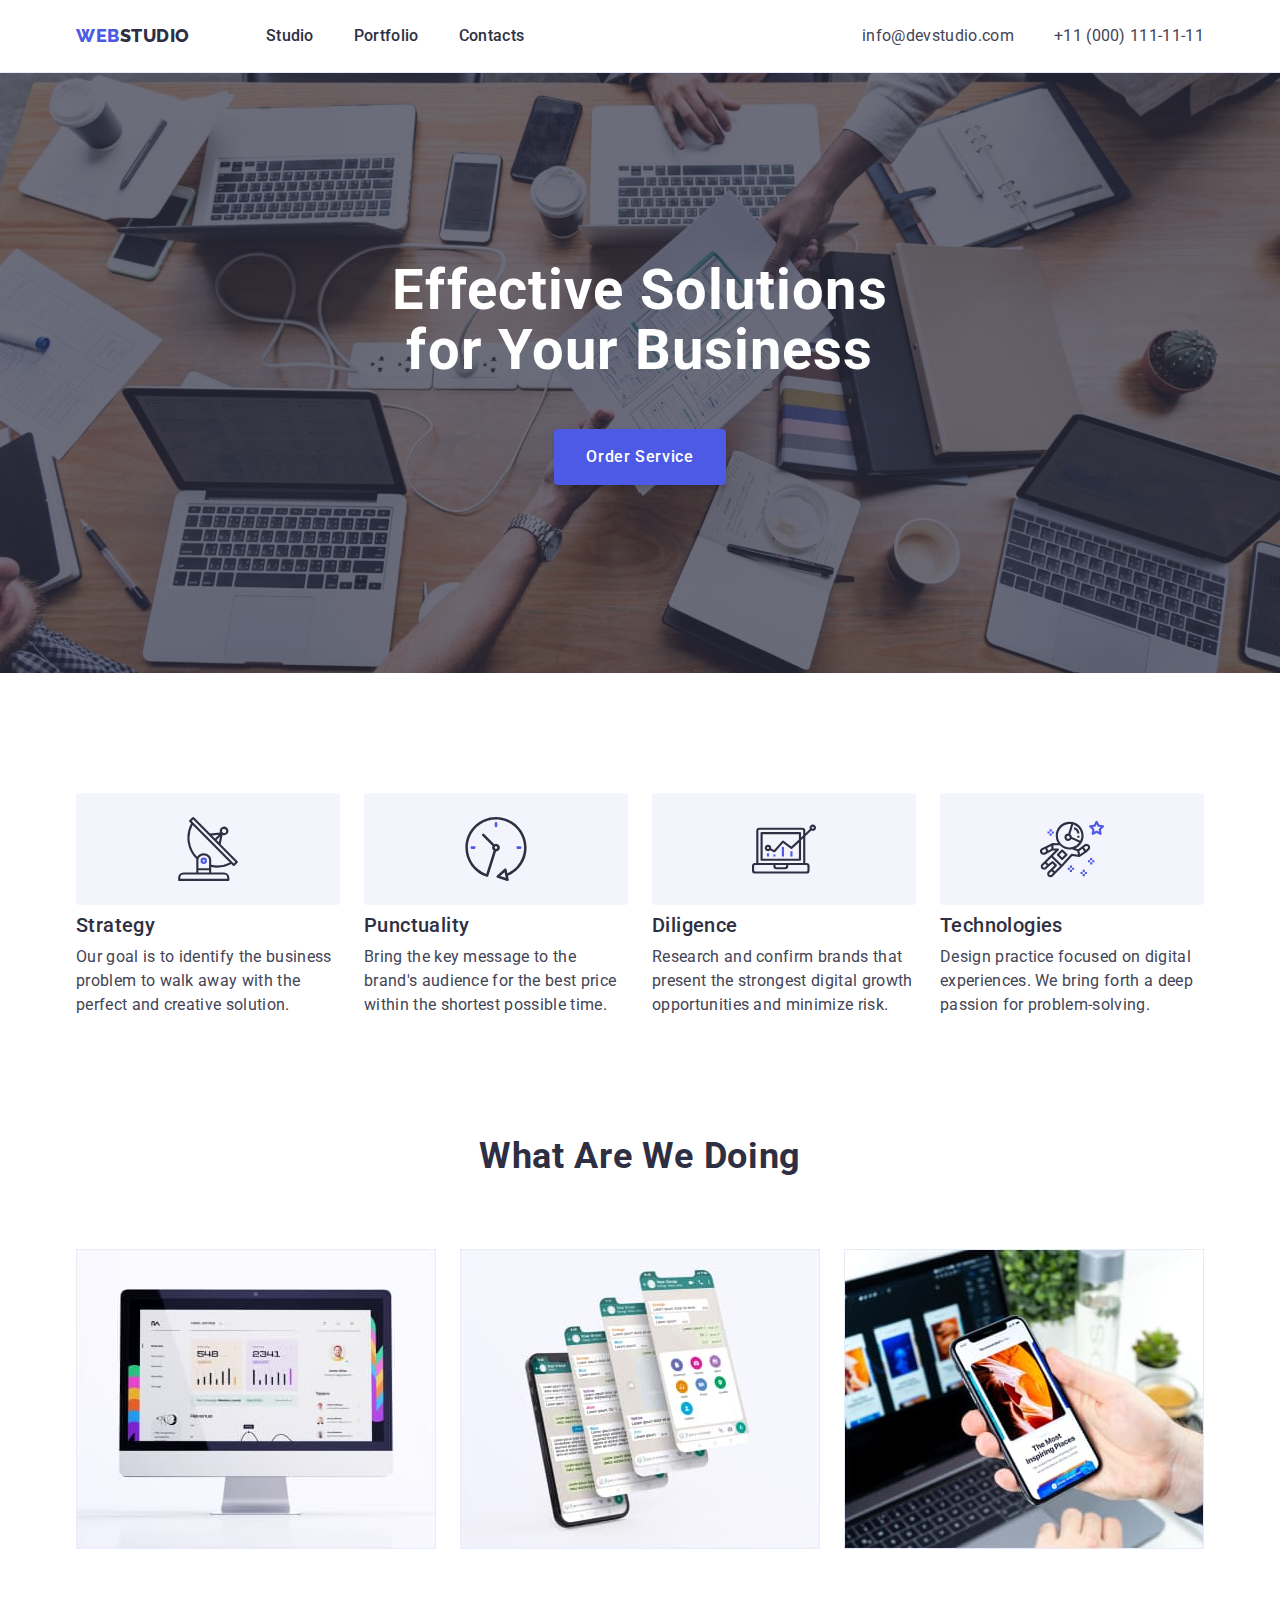
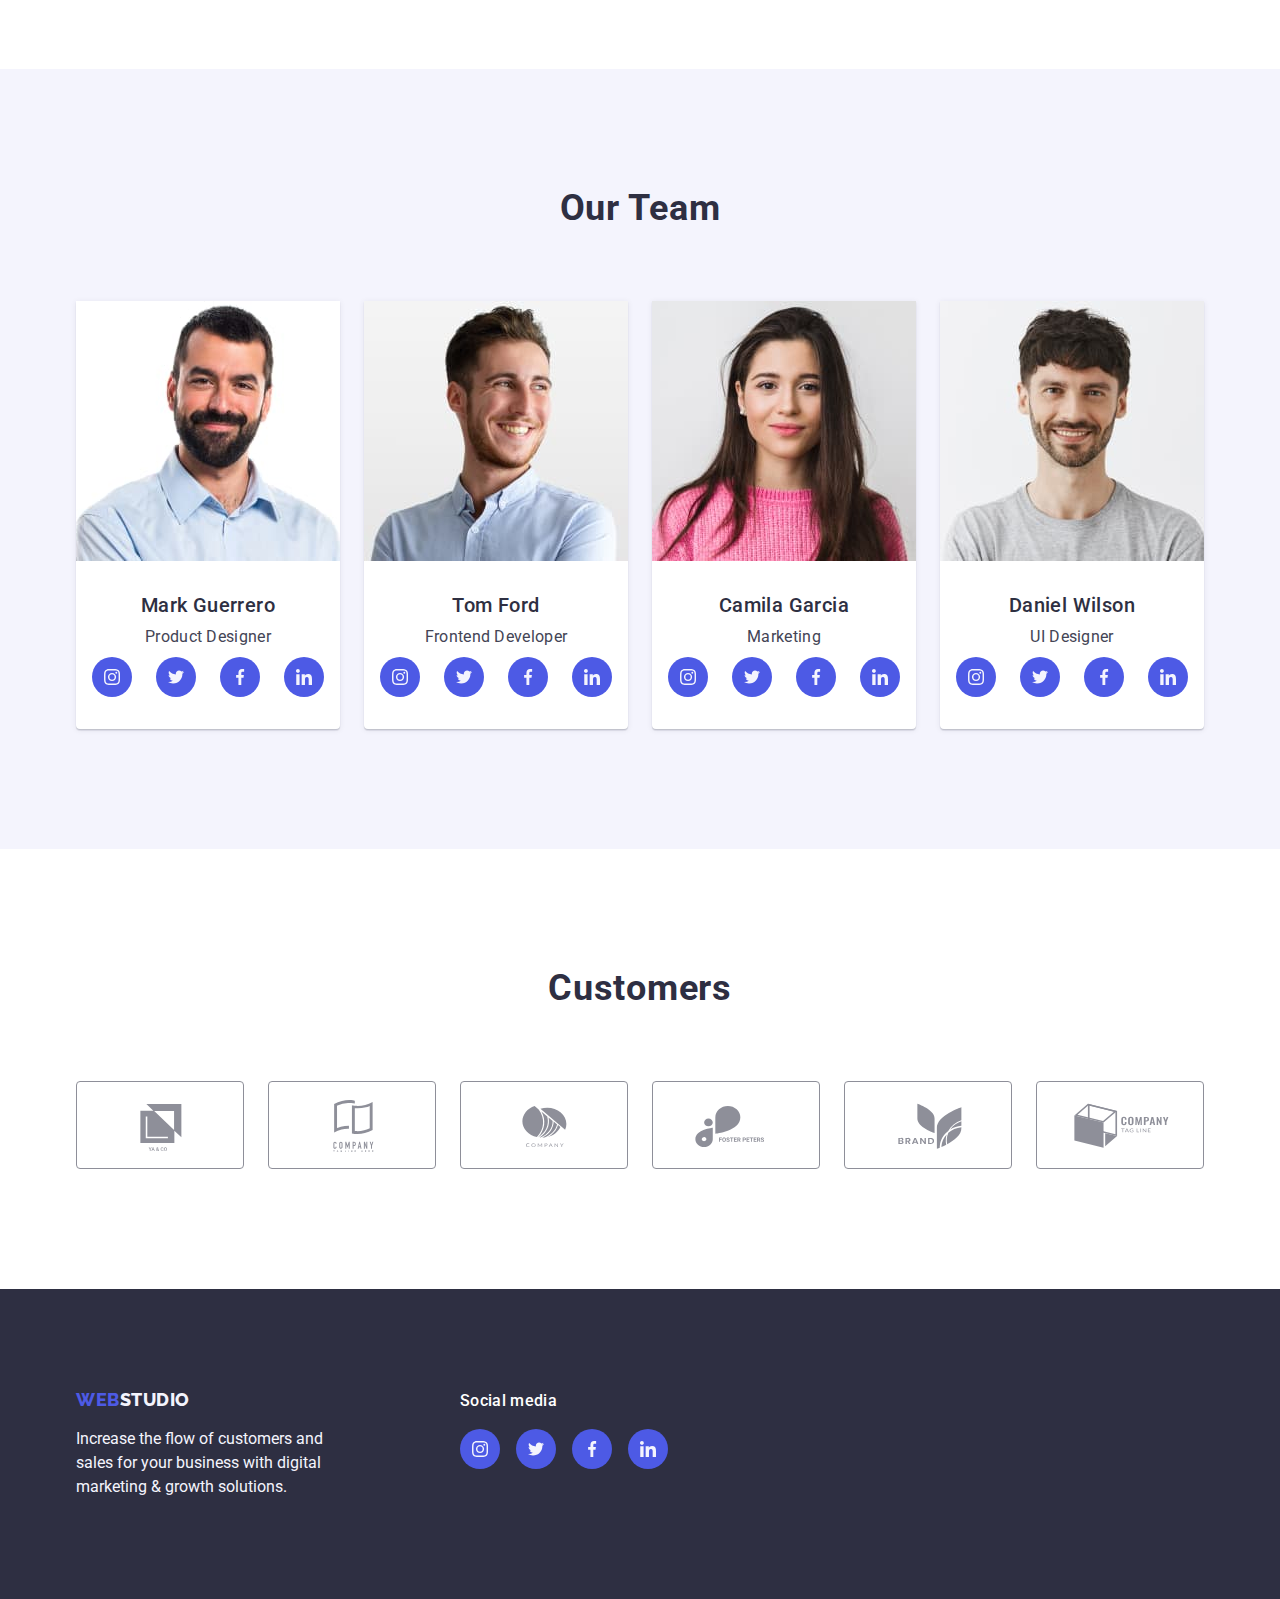
<file: index.html>
<!DOCTYPE html>
<html lang="en">
  <head>
    <meta charset="UTF-8" />
    <meta http-equiv="X-UA-Compatible" content="IE=edge" />
    <meta name="viewport" content="width=device-width, initial-scale=1.0" />
    <title>WebStudio</title>
    <link rel="preconnect" href="https://fonts.googleapis.com" />
    <link rel="preconnect" href="https://fonts.gstatic.com" crossorigin />
    <link
      href="https://fonts.googleapis.com/css2?family=Raleway:wght@800&family=Roboto:wght@400;500;700;900&display=swap"
      rel="stylesheet"
    />
    <link
      rel="stylesheet"
      href="https://cdn.jsdelivr.net/npm/modern-normalize@1.1.0/modern-normalize.min.css"
    />
    <link rel="stylesheet" href="./css/styles.css" />
  </head>
  <body>
    <!-- HEADER -->
    <header class="page-header">
      <div class="container page-header-container">
        <nav class="page-nav">
          <a class="logo link" href="./index.html"
            >Web<span class="logo-studio">Studio</span></a
          >
          <ul class="menu list">
            <li class="menu-item">
              <a class="menu-link link" href="./index.html">Studio</a>
            </li>
            <li class="menu-item">
              <a class="menu-link link" href="./portfolio.html">Portfolio</a>
            </li>
            <li class="menu-item">
              <a class="menu-link link" href="">Contacts</a>
            </li>
          </ul>
        </nav>
        <address class="contact-info">
          <ul class="contacts-list list">
            <li class="contact-mail">
              <a class="contacts link" href="mailto:info@devstudio.com"
                >info@devstudio.com</a
              >
            </li>
            <li class="contact-phone-number">
              <a class="contacts link" href="tel:+110001111111"
                >+11 (000) 111-11-11</a
              >
            </li>
          </ul>
        </address>
      </div>
    </header>
    <!-- MAiN -->
    <main>
      <!-- HERO -->
      <section class="hero overlay">
        <div class="container hero-container">
          <h1 class="slogan">Effective Solutions for Your Business</h1>
          <button class="order-btn" type="button">Order Service</button>
        </div>
      </section>
      <!-- ADVANTAGES -->
      <section class="advantages">
        <div class="container">
          <h2 hidden>Advantages</h2>
          <ul class="advantages-menu list">
            <li class="advantages-menu-items">
              <div class="advantages-icons-list">
                <svg class="advantages-icons">
                  <use href="./images/icons.svg#icon-antenna"></use>
                </svg>
              </div>
              <h3 class="items-header">Strategy</h3>
              <p class="items-descr">
                Our goal is to identify the business problem to walk away with
                the perfect and creative solution.
              </p>
            </li>
            <li class="advantages-menu-items">
              <div class="advantages-icons-list">
                <svg class="advantages-icons">
                  <use href="./images/icons.svg#icon-clock"></use>
                </svg>
              </div>
              <h3 class="items-header">Punctuality</h3>
              <p class="items-descr">
                Bring the key message to the brand's audience for the best price
                within the shortest possible time.
              </p>
            </li>
            <li class="advantages-menu-items">
              <div class="advantages-icons-list">
                <svg class="advantages-icons">
                  <use href="./images/icons.svg#icon-diagram"></use>
                </svg>
              </div>
              <h3 class="items-header">Diligence</h3>
              <p class="items-descr">
                Research and confirm brands that present the strongest digital
                growth opportunities and minimize risk.
              </p>
            </li>
            <li class="advantages-menu-items">
              <div class="advantages-icons-list">
                <svg class="advantages-icons">
                  <use href="./images/icons.svg#icon-astronaut"></use>
                </svg>
              </div>
              <h3 class="items-header">Technologies</h3>
              <p class="items-descr">
                Design practice focused on digital experiences. We bring forth a
                deep passion for problem-solving.
              </p>
            </li>
          </ul>
        </div>
      </section>
      <!-- GALLERY -->
      <section class="gallery">
        <div class="container">
          <h2 class="gallery-header">What are we doing</h2>
          <ul class="gallery-items list">
            <li class="gallery-img">
              <img
                src="./images/gallery/img1.jpg"
                alt="imac"
                width="360"
                height="300"
              />
            </li>
            <li class="gallery-img">
              <img
                src="./images/gallery/img2.jpg"
                alt="phone"
                width="360"
                height="300"
              />
            </li>
            <li class="gallery-img">
              <img
                src="./images/gallery/img3.jpg"
                alt="phone with laptop"
                width="360"
                height="300"
              />
            </li>
          </ul>
        </div>
      </section>
      <!-- EMPLOYEES -->
      <section class="our-team">
        <div class="container">
          <h2 class="team">Our Team</h2>
          <ul class="team-list list">
            <li class="employees">
              <img
                src="./images/employee/mark_guerrero.jpg"
                alt="mark guerrero"
                width="264"
                height="260"
              />
              <div class="empl-card">
                <h3 class="empl-name">Mark Guerrero</h3>
                <p class="empl-position">Product Designer</p>
                <ul class="social-list list">
                  <li class="social-list-item">
                    <a href="" class="social-list-link">
                      <svg class="social-list-icon" width="16" height="16">
                        <use href="./images/icons.svg#icon-instagram"></use>
                      </svg>
                    </a>
                  </li>
                  <li class="social-list-item">
                    <a href="" class="social-list-link">
                      <svg class="social-list-icon" width="16" height="16">
                        <use href="./images/icons.svg#icon-twitter"></use>
                      </svg>
                    </a>
                  </li>
                  <li class="social-list-item">
                    <a href="" class="social-list-link">
                      <svg class="social-list-icon" width="16" height="16">
                        <use href="./images/icons.svg#icon-facebook"></use>
                      </svg>
                    </a>
                  </li>
                  <li class="social-list-item">
                    <a href="" class="social-list-link">
                      <svg class="social-list-icon" width="16" height="16">
                        <use href="./images/icons.svg#icon-linkedin"></use>
                      </svg>
                    </a>
                  </li>
                </ul>
              </div>
            </li>
            <li class="employees">
              <img
                src="./images/employee/tom_ford.jpg"
                alt="tom ford"
                width="264"
                height="260"
              />
              <div class="empl-card">
                <h3 class="empl-name">Tom Ford</h3>
                <p class="empl-position">Frontend Developer</p>
                <ul class="social-list list">
                  <li class="social-list-item">
                    <a href="" class="social-list-link">
                      <svg class="social-list-icon" width="16" height="16">
                        <use href="./images/icons.svg#icon-instagram"></use>
                      </svg>
                    </a>
                  </li>
                  <li class="social-list-item">
                    <a href="" class="social-list-link">
                      <svg class="social-list-icon" width="16" height="16">
                        <use href="./images/icons.svg#icon-twitter"></use>
                      </svg>
                    </a>
                  </li>
                  <li class="social-list-item">
                    <a href="" class="social-list-link">
                      <svg class="social-list-icon" width="16" height="16">
                        <use href="./images/icons.svg#icon-facebook"></use>
                      </svg>
                    </a>
                  </li>
                  <li class="social-list-item">
                    <a href="" class="social-list-link">
                      <svg class="social-list-icon" width="16" height="16">
                        <use href="./images/icons.svg#icon-linkedin"></use>
                      </svg>
                    </a>
                  </li>
                </ul>
               
              </div>
            </li>
            <li class="employees">
              <img
                src="./images/employee/camila_garcia.jpg"
                alt="camila garcia"
                width="264"
                height="260"
              />
              <div class="empl-card">
                <h3 class="empl-name">Camila Garcia</h3>
                <p class="empl-position">Marketing</p>
                <ul class="social-list list">
                  <li class="social-list-item">
                    <a href="" class="social-list-link">
                      <svg class="social-list-icon" width="16" height="16">
                        <use href="./images/icons.svg#icon-instagram"></use>
                      </svg>
                    </a>
                  </li>
                  <li class="social-list-item">
                    <a href="" class="social-list-link">
                      <svg class="social-list-icon" width="16" height="16">
                        <use href="./images/icons.svg#icon-twitter"></use>
                      </svg>
                    </a>
                  </li>
                  <li class="social-list-item">
                    <a href="" class="social-list-link">
                      <svg class="social-list-icon" width="16" height="16">
                        <use href="./images/icons.svg#icon-facebook"></use>
                      </svg>
                    </a>
                  </li>
                  <li class="social-list-item">
                    <a href="" class="social-list-link">
                      <svg class="social-list-icon" width="16" height="16">
                        <use href="./images/icons.svg#icon-linkedin"></use>
                      </svg>
                    </a>
                  </li>
                </ul>
                </div>
            </li>
            <li class="employees">
              <img
                src="./images/employee/daniel_wilson.jpg"
                alt="daniel wilson"
                width="264"
                height="260"
              />
              <div class="empl-card">
                <h3 class="empl-name">Daniel Wilson</h3>
                <p class="empl-position">UI Designer</p>
                <ul class="social-list list">
                  <li class="social-list-item">
                    <a href="" class="social-list-link">
                      <svg class="social-list-icon" width="16" height="16">
                        <use href="./images/icons.svg#icon-instagram"></use>
                      </svg>
                    </a>
                  </li>
                  <li class="social-list-item">
                    <a href="" class="social-list-link">
                      <svg class="social-list-icon" width="16" height="16">
                        <use href="./images/icons.svg#icon-twitter"></use>
                      </svg>
                    </a>
                  </li>
                  <li class="social-list-item">
                    <a href="" class="social-list-link">
                      <svg class="social-list-icon" width="16" height="16">
                        <use href="./images/icons.svg#icon-facebook"></use>
                      </svg>
                    </a>
                  </li>
                  <li class="social-list-item">
                    <a href="" class="social-list-link">
                      <svg class="social-list-icon" width="16" height="16">
                        <use href="./images/icons.svg#icon-linkedin"></use>
                      </svg>
                    </a>
                  </li>
                </ul>
                </div>
            </li>
          </ul>
        </div>
      </section>
      <!-- COSTUMERS -->
      <section class="costumers">
        <div class="container costumers-container">
          <h2 class="costumers-header">Customers</h2>
          <ul class="costumers-list list">
            <li class="costumers-list-item">
              <a href="" class="costumers-list-link">
                <svg class="costumers-list-icon" width="104" height="56">
                  <use href="./images/icons.svg#icon-company1"></use>
                  </svg></a>
            </li>
            <li class="costumers-list-item">
              <a href="" class="costumers-list-link"
                ><svg class="costumers-list-icon" width="104" height="56">
                  <use href="./images/icons.svg#icon-company2"></use></svg></a>
            </li>
            <li class="costumers-list-item">
              <a href="" class="costumers-list-link" 
                ><svg class="costumers-list-icon" width="104" height="56">
                  <use href="./images/icons.svg#icon-company3"></use></svg></a>
            </li>
            <li class="costumers-list-item">
              <a href="" class="costumers-list-link"
                ><svg class="costumers-list-icon" width="104" height="56">
                  <use href="./images/icons.svg#icon-company4"></use></svg></a>
            </li>
            <li class="costumers-list-item">
              <a href="" class="costumers-list-link"
                ><svg class="costumers-list-icon" width="104" height="56">
                  <use href="./images/icons.svg#icon-company5"></use></svg></a>
            </li>
            <li class="costumers-list-item">
              <a href="" class="costumers-list-link"
                ><svg class="costumers-list-icon" width="104" height="56">
                  <use href="./images/icons.svg#icon-company6"></use></svg></a>
            </li>
          </ul>
        </div>
      </section>
    </main>
    <!-- FOOTER -->
    <footer class="page-footer">
      <div class="footer-container container">
        <div><a class="logo-footer link" href="./index.html"
          >Web<span class="logo-studio-footer">Studio</span></a
        >
        <p class="footer-item">
          Increase the flow of customers and sales for your business with
          digital marketing & growth solutions.
        </p></div>
        <div class="footer-social-list-container">
          <p class="footer-social-media-header">Social media</p>
          <ul class="footer-social-list list">
            <li class="footer-social-list-item">
              <a href="" class="footer-social-list-link">
                <svg class="footer-social-list-icon" width="16" height="16">
                  <use href="./images/icons.svg#icon-instagram"></use>
                </svg>
              </a>
            </li>
            <li class="footer-social-list-item">
              <a href="" class="footer-social-list-link">
                <svg class="social-list-icon" width="16" height="16">
                  <use href="./images/icons.svg#icon-twitter"></use>
                </svg>
              </a>
            </li>
            <li class="footer-social-list-item">
              <a href="" class="footer-social-list-link">
                <svg class="social-list-icon" width="16" height="16">
                  <use href="./images/icons.svg#icon-facebook"></use>
                </svg>
              </a>
            </li>
            <li class="footer-social-list-item">
              <a href="" class="footer-social-list-link">
                <svg class="social-list-icon" width="16" height="16">
                  <use href="./images/icons.svg#icon-linkedin"></use>
                </svg>
              </a>
            </li>
          </ul>
        </div>
      </div>
             
    </footer>
  </body>
</html>
</file>
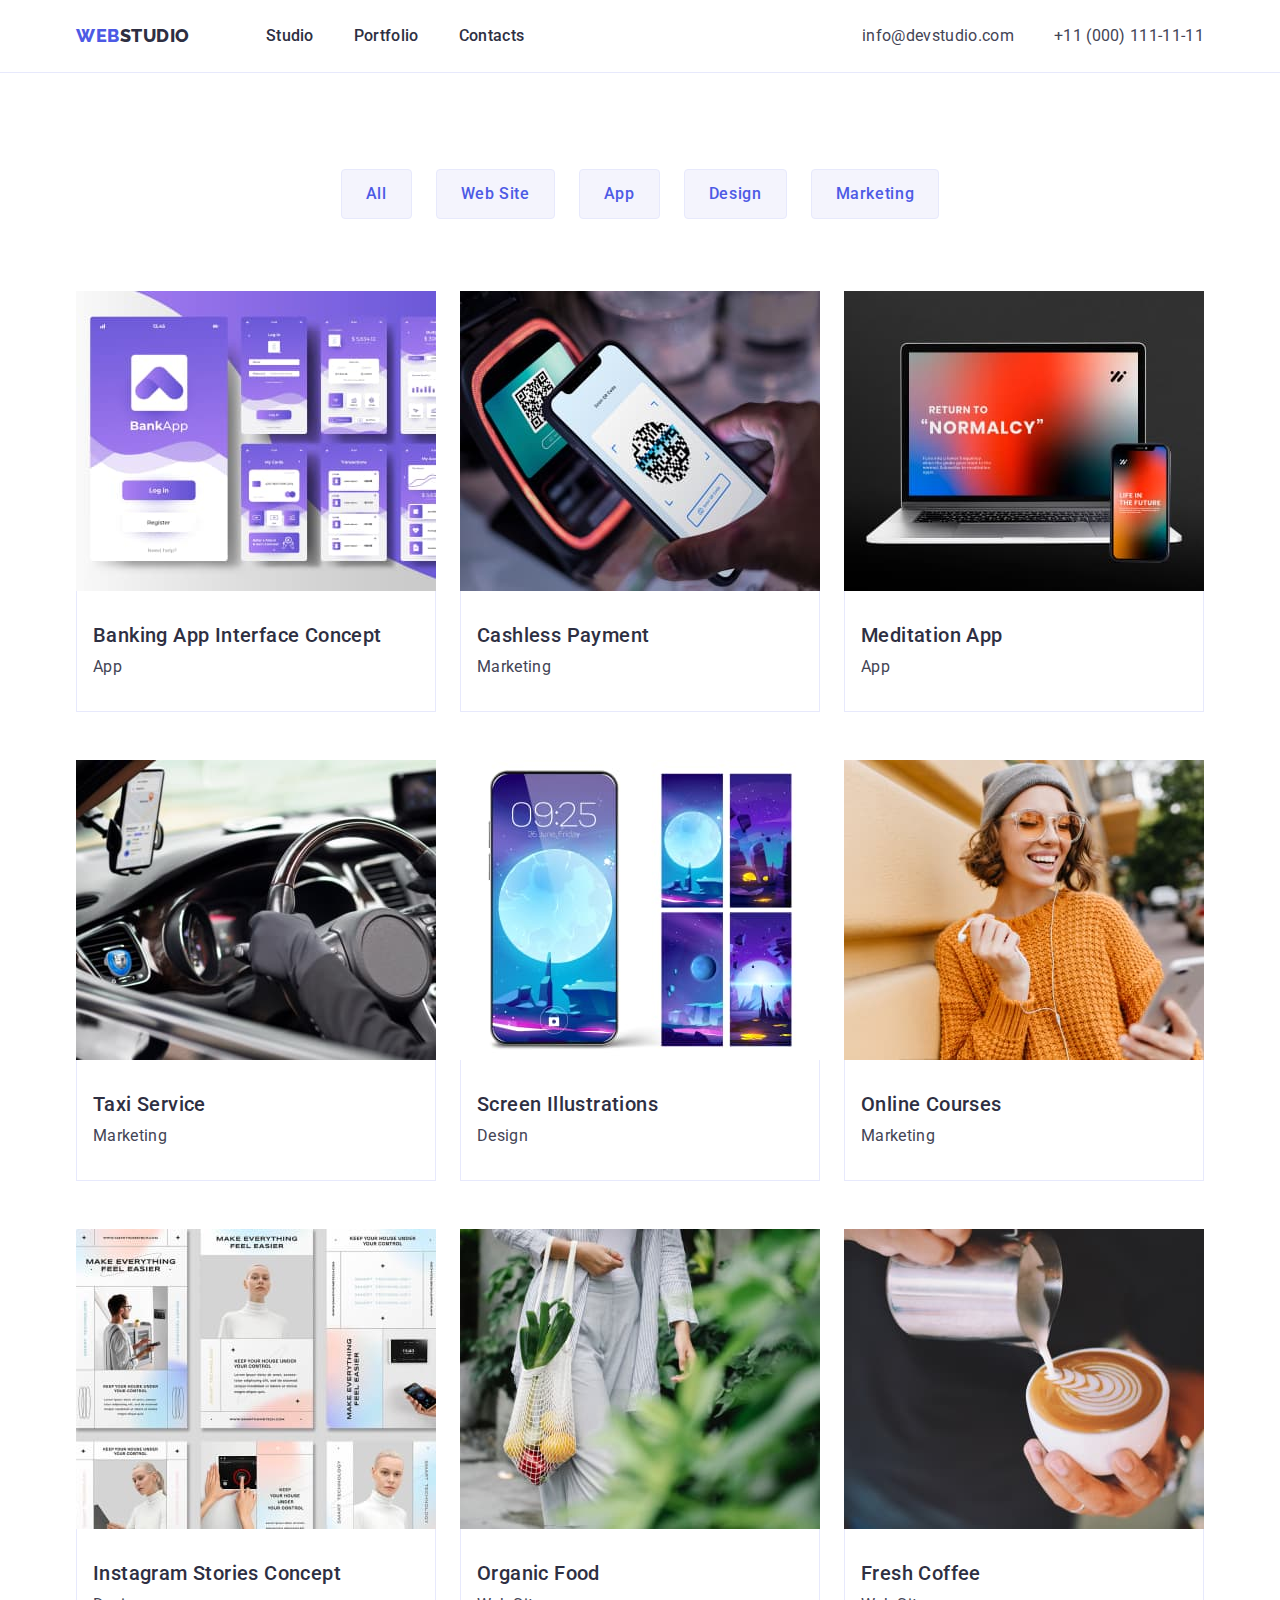
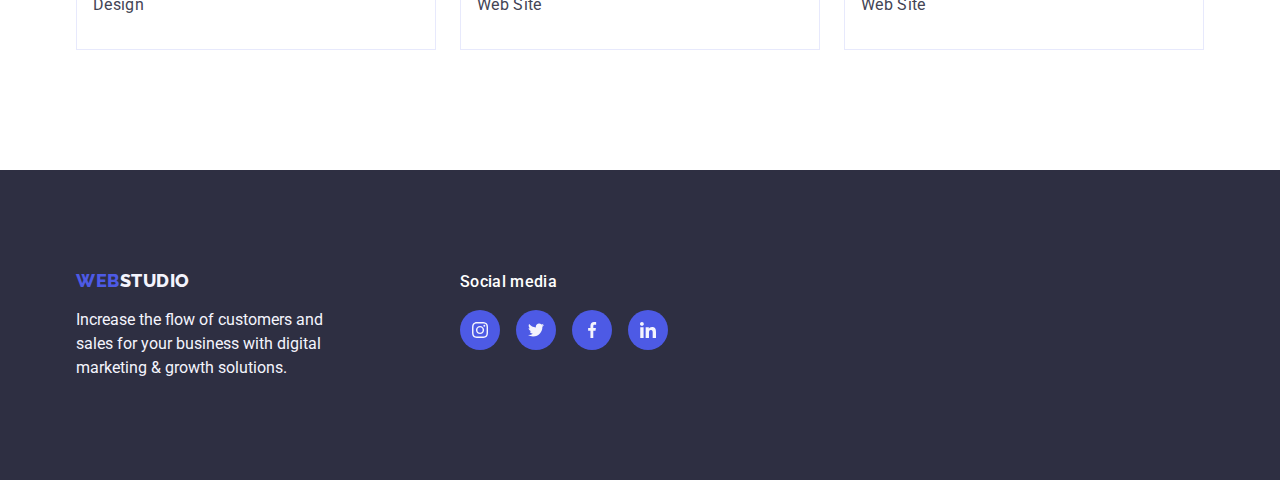
<file: portfolio.html>
<!DOCTYPE html>
<html lang="en">
  <head>
    <meta charset="UTF-8" />
    <meta http-equiv="X-UA-Compatible" content="IE=edge" />
    <meta name="viewport" content="width=device-width, initial-scale=1.0" />
    <title>portfolio</title>
    <link rel="preconnect" href="https://fonts.googleapis.com" />
    <link rel="preconnect" href="https://fonts.gstatic.com" crossorigin />
    <link
      href="https://fonts.googleapis.com/css2?family=Raleway:wght@800&family=Roboto:wght@400;500;700;900&display=swap"
      rel="stylesheet"
    />
    <link
      rel="stylesheet"
      href="https://cdn.jsdelivr.net/npm/modern-normalize@1.1.0/modern-normalize.min.css"
    />
    <link rel="stylesheet" href="./css/styles.css" />
  </head>
  <body>
    <header class="page-header">
      <div class="container page-header-container">
        <nav class="page-nav">
          <a class="logo link" href="./index.html"
            >Web<span class="logo-studio">Studio</span></a
          >
          <ul class="menu list">
            <li class="menu-item">
              <a class="menu-link link" href="./index.html">Studio</a>
            </li>
            <li class="menu-item">
              <a class="menu-link link" href="./portfolio.html">Portfolio</a>
            </li>
            <li class="menu-item">
              <a class="menu-link link" href="">Contacts</a>
            </li>
          </ul>
        </nav>
        <address class="contact-info">
          <ul class="contacts-list list">
            <li class="contact-mail">
              <a class="contacts link" href="mailto:info@devstudio.com"
                >info@devstudio.com</a
              >
            </li>
            <li class="contact-phone-number">
              <a class="contacts link" href="tel:+110001111111"
                >+11 (000) 111-11-11</a
              >
            </li>
          </ul>
        </address>
      </div>
    </header>
    <main>
      <!--PORTFOLiO HERO -->
      <section class="portfolio">
        <div class="container portfolio-container">
          <h1 hidden>Products</h1>
          <ul class="filter-list list">
            <li class="filter-list-item">
              <button class="filter-btn" type="button">All</button>
            </li>
            <li class="filter-list-item">
              <button class="filter-btn" type="button">Web Site</button>
            </li>
            <li class="filter-list-item">
              <button class="filter-btn" type="button">App</button>
            </li>
            <li class="filter-list-item">
              <button class="filter-btn" type="button">Design</button>
            </li>
            <li class="filter-list-item">
              <button class="filter-btn" type="button">Marketing</button>
            </li>
          </ul>
          <ul class="product-list list">
            <li class="product-item">
              <a class="product-item-link link" href="">
                <img
                  class="product-image"
                  src="./images/portfolio/banking.jpg"
                  alt="banking app interface"
                  width="360"
                  height="300"
                />
                <div class="product-content">
                  <h2 class="product-name">Banking App Interface Concept</h2>
                  <p class="product-type">App</p>
                </div>
              </a>
            </li>
            <li class="product-item">
              <a class="product-item-link link" href="">
                <img
                  class="product-image"
                  src="./images/portfolio/cashless.jpg"
                  alt="cashless payment"
                  width="360"
                  height="300"
                />
                <div class="product-content">
                  <h2 class="product-name">Cashless Payment</h2>
                  <p class="product-type">Marketing</p>
                </div>
              </a>
            </li>
            <li class="product-item">
              <a class="product-item-link link" href="">
                <img
                  class="product-image"
                  src="./images/portfolio/meditation_app.jpg"
                  alt="meditation app"
                  width="360"
                  height="300"
                />
                <div class="product-content">
                  <h2 class="product-name">Meditation App</h2>
                  <p class="product-type">App</p>
                </div>
              </a>
            </li>
            <li class="product-item">
              <a class="product-item-link link" href="">
                <img
                  class="product-image"
                  src="./images/portfolio/taxi.jpg"
                  alt="taxi service"
                  width="360"
                  height="300"
                />
                <div class="product-content">
                  <h2 class="product-name">Taxi Service</h2>
                  <p class="product-type">Marketing</p>
                </div>
              </a>
            </li>
            <li class="product-item">
              <a class="product-item-link link" href="">
                <img
                  class="product-image"
                  src="./images/portfolio/screen.jpg"
                  alt="screen illustrations"
                  width="360"
                  height="300"
                />
                <div class="product-content">
                  <h2 class="product-name">Screen Illustrations</h2>
                  <p class="product-type">Design</p>
                </div>
              </a>
            </li>
            <li class="product-item">
              <a class="product-item-link link" href="">
                <img
                  class="product-image"
                  src="./images/portfolio/online.jpg"
                  alt="online courses"
                  width="360"
                  height="300"
                />
                <div class="product-content">
                  <h2 class="product-name">Online Courses</h2>
                  <p class="product-type">Marketing</p>
                </div>
              </a>
            </li>
            <li class="product-item">
              <a class="product-item-link link" href="">
                <img
                  class="product-image"
                  src="./images/portfolio/instagram.jpg"
                  alt="instsgram stories concept"
                  width="360"
                  height="300"
                />
                <div class="product-content">
                  <h2 class="product-name">Instagram Stories Concept</h2>
                  <p class="product-type">Design</p>
                </div>
              </a>
            </li>
            <li class="product-item">
              <a class="product-item-link link" href="">
                <img
                  class="product-image"
                  src="./images/portfolio/organic_food.jpg"
                  alt="organic food"
                  width="360"
                  height="300"
                />
                <div class="product-content">
                  <h2 class="product-name">Organic Food</h2>
                  <p class="product-type">Web Site</p>
                </div>
              </a>
            </li>
            <li class="product-item">
              <a class="product-item-link link" href="">
                <img
                  class="product-image"
                  src="./images/portfolio/coffee.jpg"
                  alt="fresh coffee"
                  width="360"
                  height="300"
                />
                <div class="product-content">
                  <h2 class="product-name">Fresh Coffee</h2>
                  <p class="product-type">Web Site</p>
                </div>
              </a>
            </li>
          </ul>
        </div>
      </section>
    </main>
    <!-- FOOTER -->
    <footer class="page-footer">
      <div class="footer-container container">
        <div>
          <a class="logo-footer link" href="./index.html"
            >Web<span class="logo-studio-footer">Studio</span></a
          >
          <p class="footer-item">
            Increase the flow of customers and sales for your business with
            digital marketing & growth solutions.
          </p>
        </div>
        <div class="footer-social-list-container">
          <h2 class="footer-social-media-header">Social media</h2>
          <ul class="footer-social-list list">
            <li class="footer-social-list-item">
              <a href="" class="footer-social-list-link">
                <svg class="footer-social-list-icon" width="16" height="16">
                  <use href="./images/icons.svg#icon-instagram"></use>
                </svg>
              </a>
            </li>
            <li class="footer-social-list-item">
              <a href="" class="footer-social-list-link">
                <svg class="social-list-icon" width="16" height="16">
                  <use href="./images/icons.svg#icon-twitter"></use>
                </svg>
              </a>
            </li>
            <li class="footer-social-list-item">
              <a href="" class="footer-social-list-link">
                <svg class="social-list-icon" width="16" height="16">
                  <use href="./images/icons.svg#icon-facebook"></use>
                </svg>
              </a>
            </li>
            <li class="footer-social-list-item">
              <a href="" class="footer-social-list-link">
                <svg class="social-list-icon" width="16" height="16">
                  <use href="./images/icons.svg#icon-linkedin"></use>
                </svg>
              </a>
            </li>
          </ul>
        </div>
      </div>
    </footer>
  </body>
</html>
</file>
<file: css/styles.css>
h1,
h2,
h3,
h4,
h5,
h6,
p {
  margin-top: 0;
  margin-bottom: 0;
}
ul,
ol {
  margin-top: 0;
  margin-bottom: 0;
  padding-left: 0;
}
img {
  display: block;
  max-width: 100%;
}
:root {
  --main-text-color: #434455;
  --header-text-color: #2e2f42;
  --logo-button-color: #4d5ae5;
  --active-btn-color: #404bbf;
  --light-text-background: #f4f4fd;
  --white-text-background: #ffffff;
  --border: #e7e9fc;
  --background-icons: #f4f4fd;
  --companies-fill: #8e8f99;
  --background-item-footer: #31d0aa;
}

body {
  font-family: "Roboto", sans-serif;
  color: var(--main-text-color);
}
.list {
  list-style: none;
}

.link {
  text-decoration: none;
}

.container {
  max-width: 1158px;
  margin-left: auto;
  margin-right: auto;
  padding-right: 15px;
  padding-left: 15px;
}
/* HEADER */
.page-header {
  padding-top: 24px;
  padding-bottom: 24px;
  border-bottom: 1px solid var(--border);
}
.page-header-container {
  display: flex;
  align-items: center;
  justify-content: space-between;
}
.page-nav {
  display: flex;
  align-items: center;
}
.menu {
  display: flex;
  align-items: center;
}

.logo {
  font-family: "Raleway", sans-serif;
  font-weight: 800;
  font-size: 18px;
  line-height: 1.17;
  text-transform: uppercase;
  letter-spacing: 0.03em;
  color: var(--logo-button-color);
  margin-right: 76px;
}
.logo-studio {
  font-family: "Raleway", sans-serif;
  font-weight: 800;
  font-size: 18px;
  line-height: 1.17;
  text-transform: uppercase;
  letter-spacing: 0.03em;
  color: var(--header-text-color);
}

.menu-link {
  letter-spacing: 0.02em;
  color: var(--header-text-color);
}
.contacts-list {
  display: flex;
  align-items: center;
}
.contact-info {
  font-style: normal;
}
.menu-item:not(:last-child) {
  margin-right: 40px;
}
.menu-item {
  font-weight: 500;
  font-size: 16px;
  line-height: 1.5;
  color: var(--header-text-color);
}
.menu-link:hover,
.menu-link:focus {
  color: var(--active-btn-color);
}
.contacts {
  font-size: 16px;
  line-height: 1.5;
  letter-spacing: 0.02em;
  color: var(--main-text-color);
}
.contact-phone-number {
  margin-left: 40px;
}
.contacts:hover,
.contacts:focus {
  color: var(--active-btn-color);
}

/* HERO SECTiON */
.overlay {
  max-width: 1440px;
  height: 600px;
  margin-left: auto;
  margin-right: auto;
  background-image: linear-gradient(
      to right,
      rgba(46, 47, 66, 0.7),
      rgba(46, 47, 66, 0.7)
    ),
    url(../images/hero/people-office.jpg);
  background-repeat: no-repeat;
  background-position: center;
  background-size: cover;
}
.hero {
  background-color: var(--header-text-color);
  padding-top: 188px;
  padding-bottom: 188px;
  /* text-align: center; */
}
.hero-container {
  text-align: center;
}
.slogan {
  max-width: 496px;
  font-size: 56px;
  line-height: 1.07;
  text-align: center;
  letter-spacing: 0.02em;
  color: var(--white-text-background);
  margin-left: auto;
  margin-right: auto;
  margin-bottom: 48px;
}
.order-btn {
  font-family: "Roboto", sans-serif;
  padding-top: 16px;
  padding-bottom: 16px;
  padding-left: 32px;
  padding-right: 32px;
  background: var(--logo-button-color);
  box-shadow: 0px 4px 4px rgba(0, 0, 0, 0.15);
  border-radius: 4px;
  color: var(--white-text-background);
  font-weight: 500;
  font-size: 16px;
  line-height: 1.5;
  letter-spacing: 0.04em;
  cursor: pointer;
  border: none;
}
.order-btn:hover,
.order-btn:focus {
  background-color: var(--active-btn-color);
}
/*  ADVANTAGES */
.advantages {
  padding-top: 120px;
  padding-bottom: 120px;
}
.advantages-menu {
  display: flex;
  flex-direction: row;
  justify-content: space-between;
}
.advantages-menu-items {
  width: calc((100% - 72px) / 4);
}
.advantages-icons-list {
  width: 264px;
  height: 112px;
  display: flex;
  align-items: center;
  justify-content: center;
  background-color: var(--background-icons);
  border: 1px solid transparent;
  border-radius: 4px;
  margin-bottom: 8px;
}
.advantages-icons {
  width: 64px;
  height: 64px;
}
.items-header {
  font-weight: 500;
  font-size: 20px;
  line-height: 1.2;
  letter-spacing: 0.02em;
  color: var(--header-text-color);
  margin-bottom: 8px;
}
.items-descr {
  font-size: 16px;
  line-height: 1.5;
  letter-spacing: 0.02em;
  color: var(--main-text-color);
}
/* GALLERY */
.gallery {
  padding-bottom: 120px;
}
.gallery-header {
  font-size: 36px;
  line-height: 1.11;
  text-align: center;
  text-transform: capitalize;
  letter-spacing: 0.02em;
  color: var(--header-text-color);
  margin-bottom: 72px;
}
.gallery-items {
  display: flex;
  flex-direction: row;
  align-items: center;
  justify-content: space-between;
}
.gallery-img {
  display: flex;
  width: calc((100% - 48px) / 3);
}

/* EMPLOYEES */
.our-team {
  background-color: var(--light-text-background);
  padding-top: 120px;
  padding-bottom: 120px;
}
.team {
  font-size: 36px;
  line-height: 1.11;
  text-align: center;
  text-transform: capitalize;
  letter-spacing: 0.02em;
  color: var(--header-text-color);
  margin-bottom: 72px;
}
.team-list {
  display: flex;
  flex-direction: row;
  align-items: center;
  justify-content: space-between;
}

.employees {
  width: calc((100% - 72px) / 4);
  background: var(--white-text-background);
  box-shadow: 0px 1px 6px rgba(46, 47, 66, 0.08),
    0px 1px 1px rgba(46, 47, 66, 0.16), 0px 2px 1px rgba(46, 47, 66, 0.08);
  border-radius: 0px 0px 4px 4px;
}
.empl-card {
  padding-top: 32px;
  padding-bottom: 32px;
}

.empl-name {
  font-weight: 500;
  font-size: 20px;
  line-height: 1.2;
  text-align: center;
  letter-spacing: 0.02em;
  color: var(--header-text-color);
  margin-bottom: 8px;
}
.empl-position {
  font-size: 16px;
  line-height: 1.5;
  text-align: center;
  letter-spacing: 0.02em;
  color: var(--main-text-color);
  margin-bottom: 8px;
}
.social-list {
  display: flex;
  justify-content: center;
  gap: 24px;
}
.social-list-item {
  width: 40px;
  height: 40px;
}

.social-list-link {
  display: flex;
  justify-content: center;
  align-items: center;
  width: 100%;
  height: 100%;
  background-color: var(--logo-button-color);
  border-radius: 50%;
}
.social-list-link:hover,
.social-list-link:focus {
  background-color: var(--active-btn-color);
}

.social-list-icon {
  fill: var(--background-icons);
}

/* COSTUMERS */
.costumers {
  margin-left: auto;
  margin-right: auto;
  padding-top: 120px;
  padding-bottom: 120px;
}
.costumers-header {
  font-size: 36px;
  line-height: 1.11;
  text-align: center;
  letter-spacing: 0.02em;
  text-transform: capitalize;
  color: var(--header-text-color);
  margin-bottom: 72px;
}
.costumers-list-item {
  width: 168px;
  height: 88px;
}

.costumers-list {
  display: flex;
  flex-direction: row;
  justify-content: space-between;
}
.costumers-list-link {
  display: flex;
  align-items: center;
  justify-content: center;
  width: 100%;
  height: 100%;
  border: 1px solid var(--companies-fill);
  border-radius: 4px;
}
.costumers-list-icon {
  fill: var(--companies-fill);
}
.costumers-list-link:hover,
.costumers-list-link:focus {
  border: 1px solid var(--active-btn-color);
}
.costumers-list-link:hover .costumers-list-icon,
.costumers-list-link:focus .costumers-list-icon {
  fill: var(--active-btn-color);
}

/* FOOTER */
.page-footer {
  background-color: var(--header-text-color);
  padding-bottom: 100px;
  padding-top: 100px;
}
.footer-container {
  display: flex;
}

.logo-footer {
  font-family: "Raleway", sans-serif;
  font-weight: 800;
  font-size: 18px;
  line-height: 1.17;
  text-transform: uppercase;
  letter-spacing: 0.03em;
  color: var(--logo-button-color);
}
.footer-item {
  font-size: 16px;
  line-height: 1.5;
  color: var(--light-text-background);
  width: 264px;
  margin-top: 16px;
}
.logo-studio-footer {
  font-family: "Raleway", sans-serif;
  font-weight: 800;
  font-size: 18px;
  line-height: 1.16;
  text-transform: uppercase;
  letter-spacing: 0.03em;
  color: var(--light-text-background);
}
.footer-social-list-container {
  margin-left: 120px;
}
.footer-social-media-header {
  display: flex;
  font-weight: 500;
  font-size: 16px;
  line-height: 1.5;
  letter-spacing: 0.02em;
  color: var(--white-text-background);
  margin-bottom: 16px;
}
.footer-social-list {
  display: flex;
  justify-content: center;
  gap: 16px;
}
.footer-social-list-item {
  width: 40px;
  height: 40px;
}

.footer-social-list-link {
  display: flex;
  justify-content: center;
  align-items: center;
  width: 100%;
  height: 100%;
  background-color: var(--logo-button-color);
  border-radius: 50%;
}
.footer-social-list-icon {
  fill: var(--background-icons);
}
.footer-social-list-link:hover,
.footer-social-list-link:focus {
  background-color: var(--background-item-footer);
}

/* PORTFOLiO */
.portfolio {
  padding-top: 96px;
  padding-bottom: 120px;
}
.filter-list-item:not(:last-child) {
  margin-right: 24px;
}
.filter-list {
  display: flex;
  align-items: center;
  justify-content: center;
  margin-bottom: 72px;
}

.filter-btn {
  font-family: "Roboto", sans-serif;
  font-weight: 500;
  font-size: 16px;
  line-height: 1.5;
  letter-spacing: 0.04em;
  padding: 12px 24px;
  background: var(--light-text-background);
  border: 1px solid var(--border);
  border-radius: 4px;
  color: var(--logo-button-color);
  cursor: pointer;
}
.filter-btn:hover,
.filter-btn:focus {
  background: var(--active-btn-color);
  color: var(--white-text-background);
  box-shadow: 0px 3px 1px rgba(0, 0, 0, 0.1), 0px 2px 1px rgba(0, 0, 0, 0.08),
    0px 2px 2px rgba(0, 0, 0, 0.12);
  border: 1px solid var(--active-btn-color);
  border-radius: 4px;
}
.product-content {
  padding: 32px 0 32px 16px;
  border: 1px solid var(--border);
  border-top: transparent;
}

.product-name {
  font-weight: 500;
  font-size: 20px;
  line-height: 1.2;
  letter-spacing: 0.02em;
  margin-bottom: 8px;
  color: var(--header-text-color);
}
.product-type {
  font-size: 16px;
  line-height: 1.5;
  letter-spacing: 0.02em;
  color: var(--main-text-color);
}

.product-list {
  display: flex;
  flex-wrap: wrap;
  column-gap: 24px;
  row-gap: 48px;
}
.product-item {
  display: flex;
  flex-wrap: wrap;
  flex-basis: calc((100% - 48px) / 3);
}
.product-item-link {
  display: block;
}
.product-item-link:hover,
.product-item-link:focus {
  box-shadow: 0px 1px 6px rgba(46, 47, 66, 0.08),
    0px 1px 1px rgba(46, 47, 66, 0.16), 0px 2px 1px rgba(46, 47, 66, 0.08);
}
</file>
